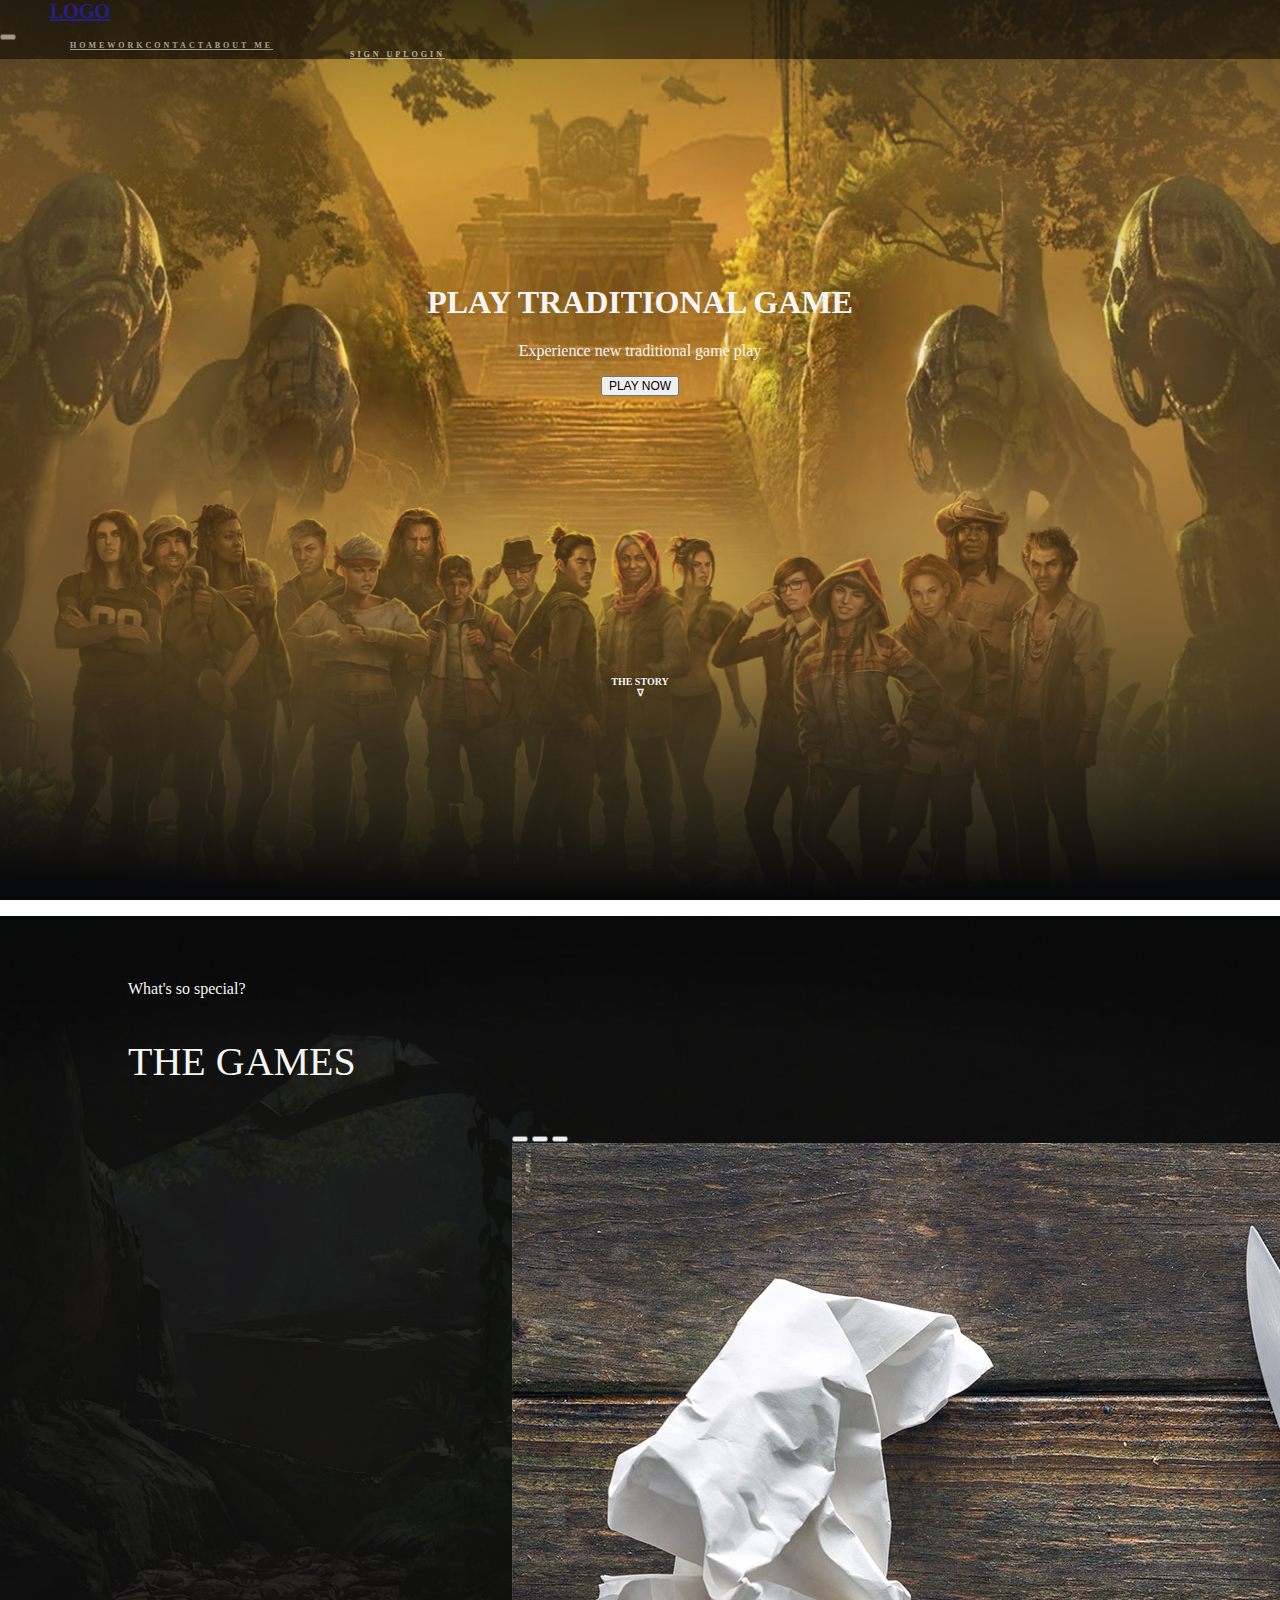
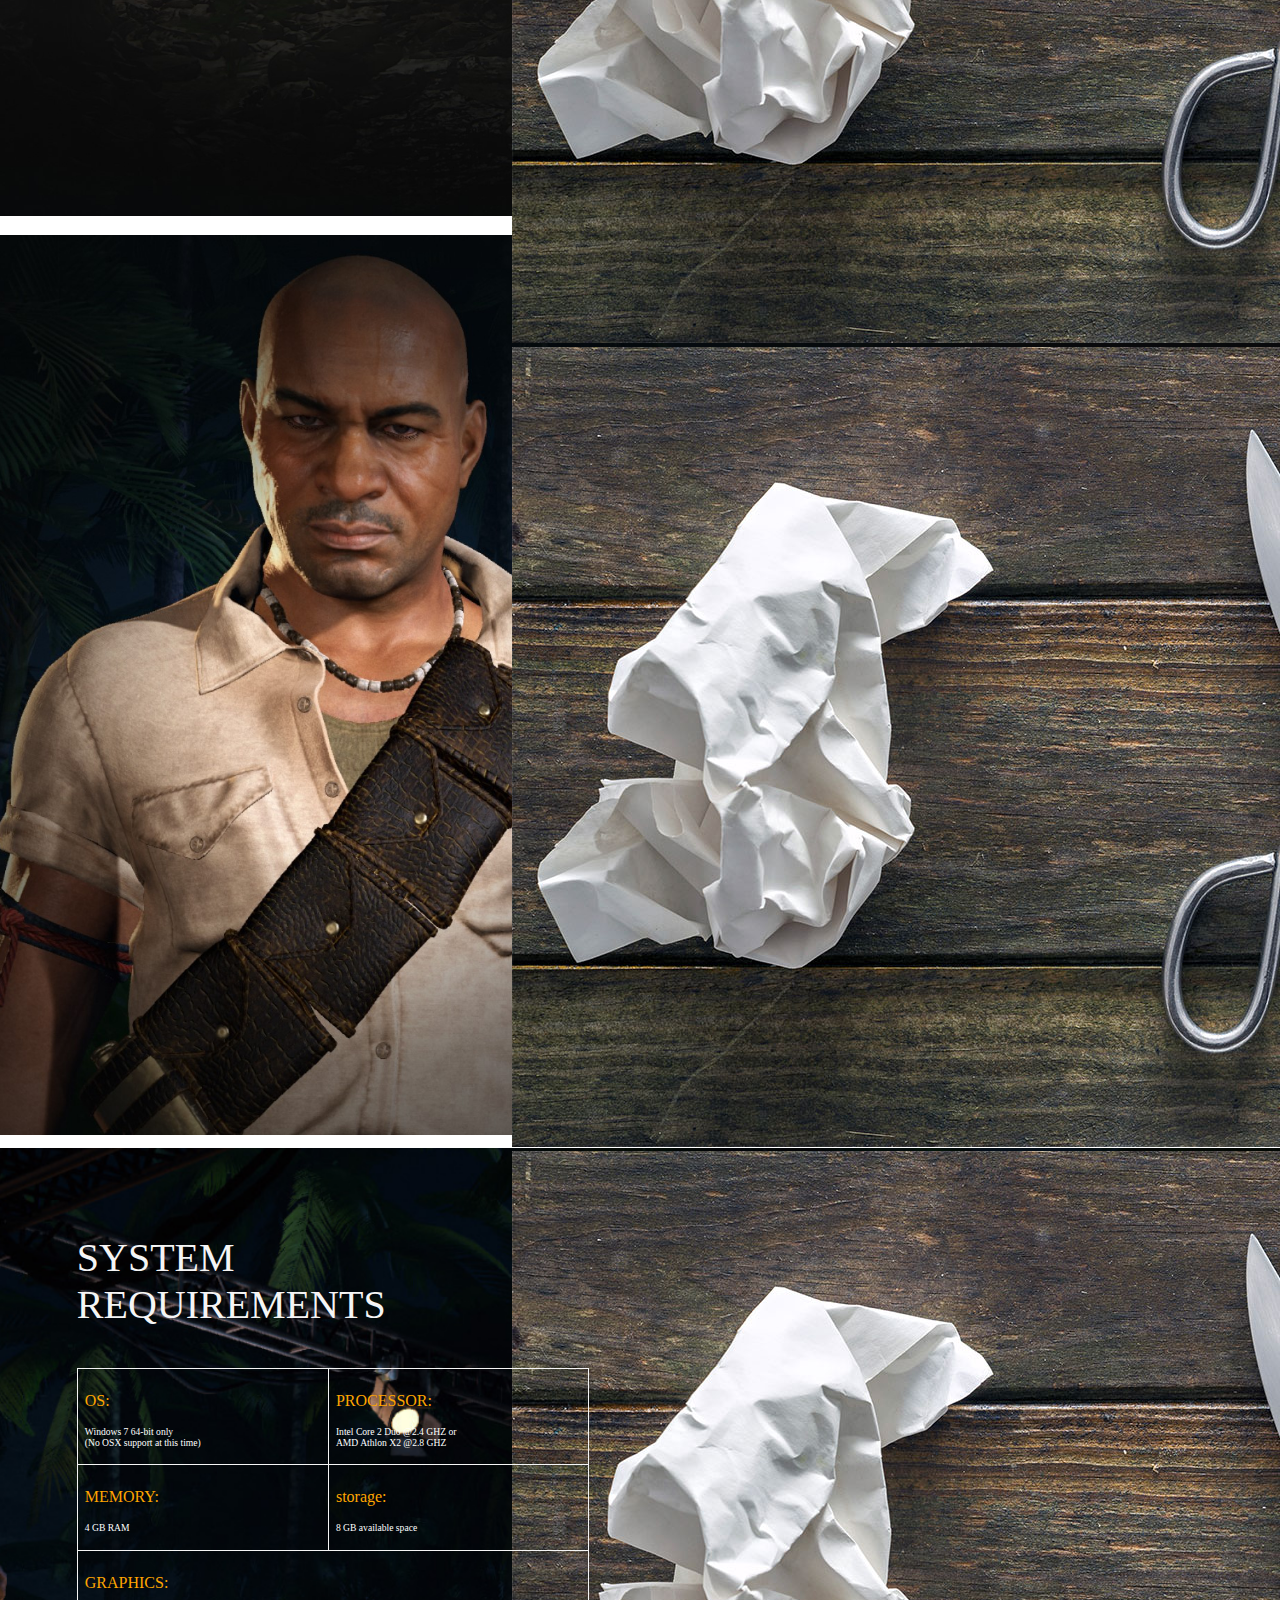
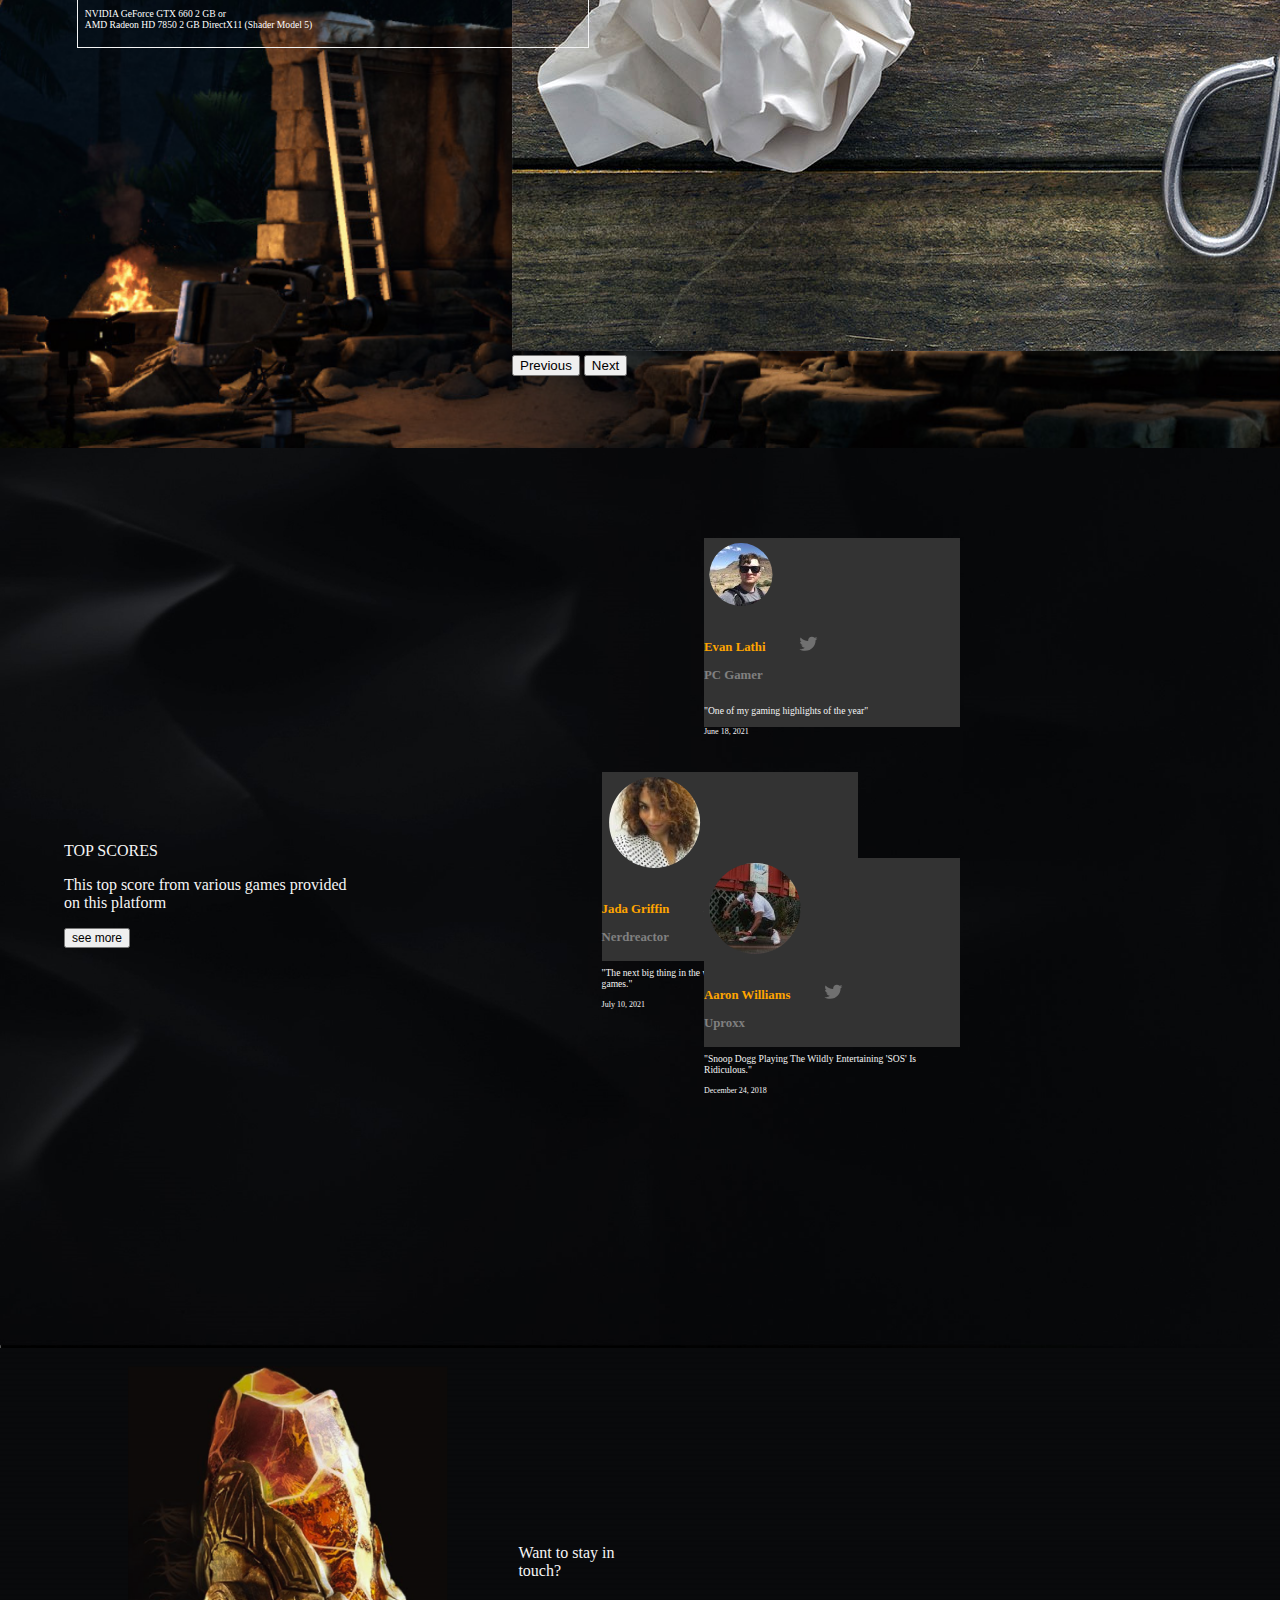
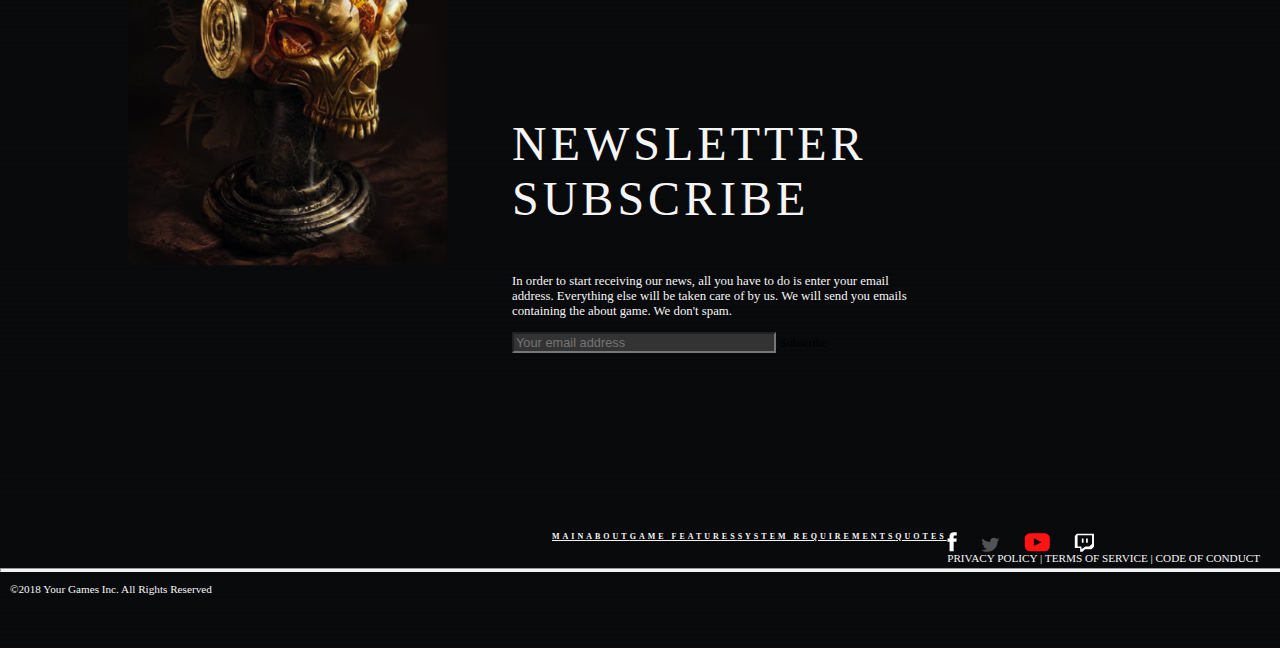
<file: index.html>
<!doctype html>
<html lang="en">
  <head>
    <!-- Required meta tags -->
    <meta charset="utf-8">
    <meta name="viewport" content="width=device-width, initial-scale=1">

    <!-- Bootstrap CSS -->
    <link href="https://cdn.jsdelivr.net/npm/bootstrap@5.0.2/dist/css/bootstrap.min.css" rel="stylesheet" integrity="sha384-EVSTQN3/azprG1Anm3QDgpJLIm9Nao0Yz1ztcQTwFspd3yD65VohhpuuCOmLASjC" crossorigin="anonymous">
    <title>INDEX</title>
    <link rel="stylesheet" href="style.css">
  </head>
  <body>

    <!-- Optional JavaScript; choose one of the two! -->

    <!-- Option 1: Bootstrap Bundle with Popper -->
    <script src="https://cdn.jsdelivr.net/npm/bootstrap@5.0.2/dist/js/bootstrap.bundle.min.js" integrity="sha384-MrcW6ZMFYlzcLA8Nl+NtUVF0sA7MsXsP1UyJoMp4YLEuNSfAP+JcXn/tWtIaxVXM" crossorigin="anonymous"></script>

    <!-- Option 2: Separate Popper and Bootstrap JS -->
    <!--
    <script src="https://cdn.jsdelivr.net/npm/@popperjs/core@2.9.2/dist/umd/popper.min.js" integrity="sha384-IQsoLXl5PILFhosVNubq5LC7Qb9DXgDA9i+tQ8Zj3iwWAwPtgFTxbJ8NT4GN1R8p" crossorigin="anonymous"></script>
    <script src="https://cdn.jsdelivr.net/npm/bootstrap@5.0.2/dist/js/bootstrap.min.js" integrity="sha384-cVKIPhGWiC2Al4u+LWgxfKTRIcfu0JTxR+EQDz/bgldoEyl4H0zUF0QKbrJ0EcQF" crossorigin="anonymous"></script>
    -->

    <!-- main page -->
    <div id="main">

        <nav class="navbar navbar-expand-lg navbar-dark bg-dark">
            <div class="container-fluid">
              <a class="navbar-brand" href="#">LOGO</a>
              <div class="nav-menu">
              <button class="navbar-toggler" type="button" data-bs-toggle="collapse" data-bs-target="#navbarNavAltMarkup" aria-controls="navbarNavAltMarkup" aria-expanded="false" aria-label="Toggle navigation">
                <span class="navbar-toggler-icon"></span>
              </button>
              <div class="collapse navbar-collapse" id="navbarNavAltMarkup">
                <div class="navbar-nav">
                  <a class="nav-link active" aria-current="page" href="#">HOME</a>
                  <a class="nav-link active" aria-current="page" href="#">WORK</a>
                  <a class="nav-link active" aria-current="page" href="#">CONTACT</a>
                  <a class="nav-link active" aria-current="page" href="#">ABOUT ME</a>
                </div>
                
                <div class="navbar-nav2">
                  <a class="nav-link active" aria-current="page" href="#">SIGN UP</a>
                  <a class="nav-link active" aria-current="page" href="#">LOGIN</a>
                </div>

                </div>
              </div>
            </div>
          </nav> 
          
          <div class="jumbotron">
            <h1 class="display-4">PLAY TRADITIONAL GAME</h1>
            <p class="lead">Experience new traditional game play</p>
            <a href="game.html"><button type="button" class="btn btn-warning">PLAY NOW</button></a>
          </div>

        <div class="thestory">
          <p>THE STORY<br>&#5121;</p>
        </div>

    </div>

    <!-- games page -->

    <div id="thegames">

        <div class="container">
            <div class="center-box">
                <p class="special">What's so special?</p>
                <p class="games">THE GAMES</p>
            </div>
        </div>
        
        <div class="col-sm-5">
            <div id="carouselExampleIndicators" class="carousel slide" data-bs-ride="carousel">
                <div class="carousel-indicators">
                  <button type="button" data-bs-target="#carouselExampleIndicators" data-bs-slide-to="0" class="active" aria-current="true" aria-label="Slide 1"></button>
                  <button type="button" data-bs-target="#carouselExampleIndicators" data-bs-slide-to="1" aria-label="Slide 2"></button>
                  <button type="button" data-bs-target="#carouselExampleIndicators" data-bs-slide-to="2" aria-label="Slide 3"></button>
                </div>
                <div class="carousel-inner">
                  <div class="carousel-item active">
                    <img src="assets/rockpaperstrategy-1600.jpg" class= "d-block w-100" alt="...">
                  </div>
                  <div class="carousel-item">
                    <img src="assets/rockpaperstrategy-1600.jpg" class="d-block w-100" alt="...">
                  </div>
                  <div class="carousel-item">
                    <img src="assets/rockpaperstrategy-1600.jpg" class="d-block w-100" alt="...">
                  </div>
                </div>
                <button class="carousel-control-prev" type="button" data-bs-target="#carouselExampleIndicators" data-bs-slide="prev">
                  <span class="carousel-control-prev-icon" aria-hidden="true"></span>
                  <span class="visually-hidden">Previous</span>
                </button>
                <button class="carousel-control-next" type="button" data-bs-target="#carouselExampleIndicators" data-bs-slide="next">
                  <span class="carousel-control-next-icon" aria-hidden="true"></span>
                  <span class="visually-hidden">Next</span>
                </button>
              </div>
        </div>

    </div>

    <!-- features page -->
     <div id="features">
        <p class="featurestitle">What's so special?</p>
        <p class="featuresitems">FEATURES</p>

        <div class="bullet"> 
            <ul>
                <li> 
                    <p class="trad">TRADITIONAL GAMES </p>
                </li>
                <p class="childhood"> if you miss you childhood, we provide </br> 
                    many traditional games here</p>
                </ul>

                <ul type="circle">
                    <li> 
                        <p class="circleitems">GAME SUIT</p> </li>
                    <li> 
                        <p class="circleitems">TBD</p> </li>
                    </ul>
        </div>
        

     </div>


     <!-- requirements page -->
     <div id="requirements">

        <p class="computers"> Can My Computers Run this game?</p>
        <p class="requirementstitle">SYSTEM </br> REQUIREMENTS</p>
        
        <table class="tabel">
            <tr>
              <td>
                  <p style="color: orange; ">OS:</p>
                  <p class="tablefont">
                      Windows 7 64-bit only </br>
                      (No OSX support at this time)
                  </p>

              </td>
              <td>
                  <p style="color: orange;">PROCESSOR:</p>
                  <p class="tablefont">
                      Intel Core 2 Duo @2.4 GHZ or </br>
                      AMD Athlon X2 @2.8 GHZ
                  </p>
              </td>
            </tr>
            <tr>
              <td>
                  <p style="color: orange;">MEMORY:</p>
                  <p class="tablefont"> 4 GB RAM</p>
              </td>
              <td>
                  <p style="color: orange;">storage:</p>
                  <p class="tablefont">8 GB available space</p>
              </td>
            </tr>
            <tr>
              <td colspan=2>
                  <p style="color: orange;">GRAPHICS:</p>
                  <p class="tablefont">NVIDIA GeForce GTX 660 2 GB or </br> 
                AMD Radeon HD 7850 2 GB DirectX11 (Shader Model 5)</p>
              </td>
            </tr>
          </table>



     </div>

     <!-- top score page -->
     <div id="topscore">

        


        <div class="card mb-3" style="max-width: 540px; margin-left: 55vw; top: 10vh;">
            <div class="row g-0">
              <div class="col-md-2">
                <img src="assets/image 8.jpg" class="img-fluid rounded-start" alt="...">
              </div>
              <div class="col-md-10">
                <div class="card-body">
                  <h5 class="card-title">Evan Lathi 
                    <img src="assets/twitter.svg" class="twitter">
                      <p class="profession">PC Gamer</p>
                  </h5>
                  <p class="card-text">"One of my gaming highlights of the year"</p>
                  <p class="card-text"><small class="text-muted">June 18, 2021</small></p>
                </div>
              </div>
            </div>
          </div>

          <div class="card mb-3" style="max-width: 540px; margin-left: 47vw; top: 15vh;">
            <div class="row g-0">
              <div class="col-md-2">
                <img src="assets/image2.jpg" class="img-fluid rounded-start" alt="...">
              </div>
              <div class="col-md-10">
                <div class="card-body">
                  <h5 class="card-title">Jada Griffin
                    <img src="assets/twitter.svg" class="twitter">
                    <p class="profession">Nerdreactor</p>
                  </h5>
                  <p class="card-text">"The next big thing in the world of streaming and survival games."</p>
                  <p class="card-text"><small class="text-muted">July 10, 2021</small></p>
                </div>
              </div>
            </div>
          </div>

          <div class="jumbotron2">
            <p class="display-5">TOP SCORES</p>
            <p class="leadd">This top score from various games provided</br>on this platform</p>
            <button type="button" class="btn btn-warning">see more</button>
          </div>

          <div class="card mb-2" style="max-width: 540px; margin-left: 55vw; bottom: 10vh;">
            <div class="row g-0">
              <div class="col-md-2">
                <img src="assets/image-1.jpg" class="img-fluid rounded-start" alt="...">
              </div>
              <div class="col-md-10">
                <div class="card-body">
                  <h5 class="card-title">Aaron Williams
                    <img src="assets/twitter.svg" class="twitter">
                    <p class="profession">Uproxx</p>
                  </h5>
                  <p class="card-text">"Snoop Dogg Playing The Wildly Entertaining 'SOS' Is Ridiculous."</p>
                  <p class="card-text"><small class="text-muted">December 24, 2018</small></p>
                </div>
              </div>
            </div>
          </div>

     </div>


     <!-- subscribe page -->
     <div id="subscribe">
         <p class="touch">Want to stay in </br>touch?</p>

       
         
          <div class="box">
              <div class="skull">
            <img src="assets/image .png" style="width: 25vw;">
            </div>
          </div>

          <div class="jumbotron3">
            <p class="display-6">NEWSLETTER</br>SUBSCRIBE </p>
            <p class="inorder">In order to start receiving our news, all you have to do is enter your email</br> 
                address. Everything else will be taken care of by us. We will send you emails</br>
                containing the about game. We don't spam. </p>

                <div class="wrapper">
                    <div class="field">
                       <input class="emailadd" type="text" placeholder="Your email address" style="width: 20vw; font-size: 0.8rem;">
                       <label for="click" class="btn btn-warning">Subscribe</label>
                    </div>
                 </div>
            </div>

            <div class="footer">
                <div class="inner-footer">
                    <div class="footeritems">
                        <ul>
                  <a class="nav-link active" aria-current="page" href="#">MAIN</a>
                  <a class="nav-link active" aria-current="page" href="#">ABOUT</a>
                  <a class="nav-link active" aria-current="page" href="#">GAME FEATURES</a>
                  <a class="nav-link active" aria-current="page" href="#">SYSTEM REQUIREMENTS</a>
                  <a class="nav-link active" aria-current="page" href="#">QUOTES</a>
                  <div class="socialmedia">
                  <img src="assets/facebook.svg">
                  <img src="assets/twitter.svg">
                  <img src="assets/Vector.svg">
                  <img src="assets/twitch.svg">

                </div>
            </ul>
            
              </div>
            </div>

            <hr style="color: whitesmoke; background-color: whitesmoke; width: 100%; height: 2px">
            <p class="copywrite">&copy;2018 Your Games Inc. All Rights Reserved</p>
            <p class="privacy">PRIVACY POLICY | TERMS OF SERVICE | CODE OF CONDUCT</p>
        </div>
          
        
     </div>

  </body>
</html>
</file>
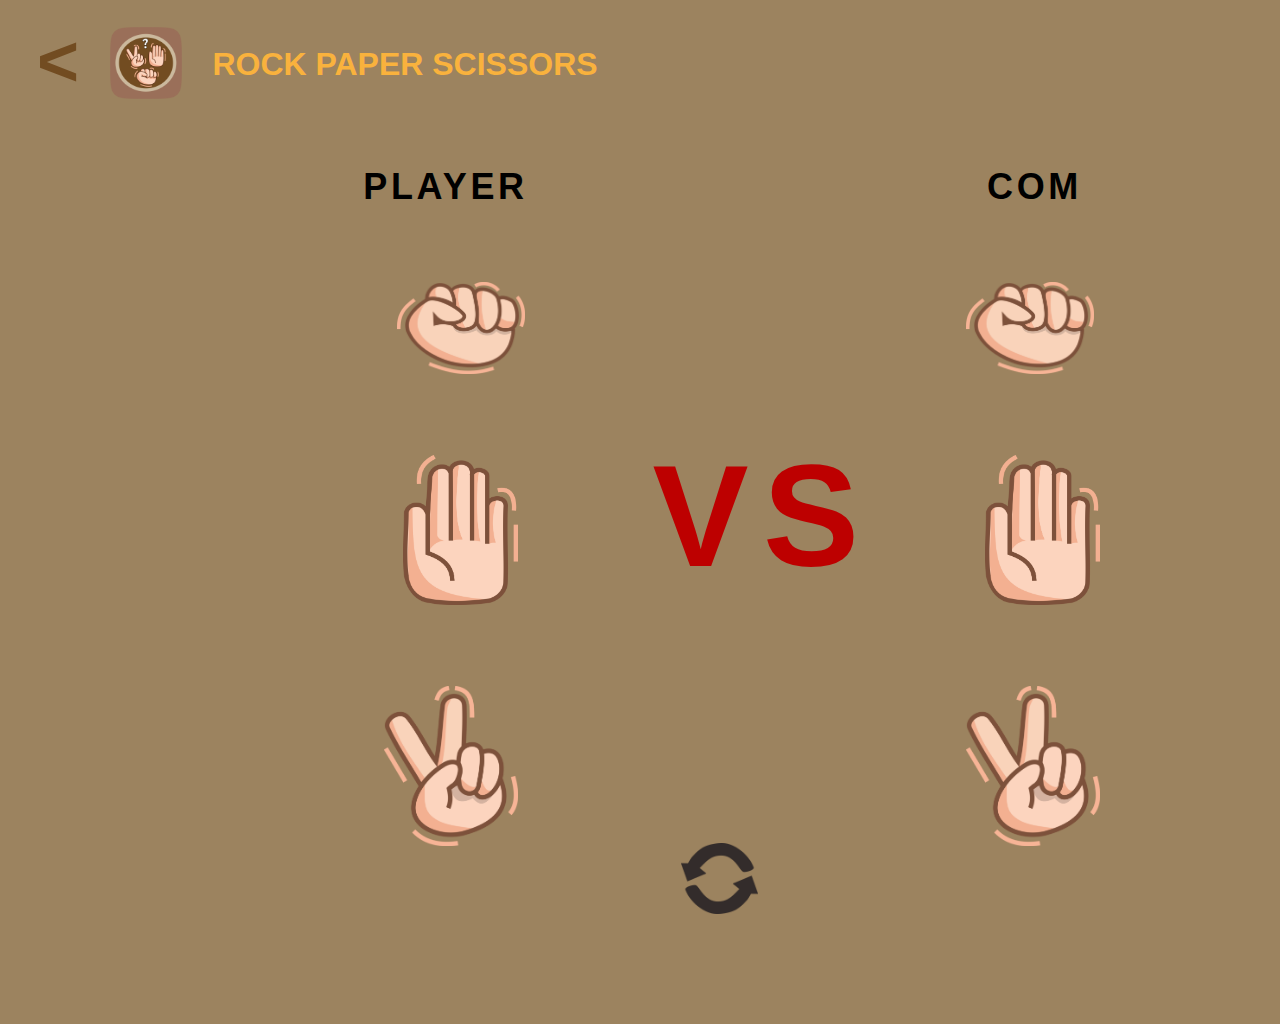
<file: game.html>
<!DOCTYPE html>
<html lang="en">
<head>
    <meta charset="UTF-8">
    <meta http-equiv="X-UA-Compatible" content="IE=edge">
    <meta name="viewport" content="width=device-width, initial-scale=1.0">
    <title>Mini Game</title>
    <link rel="stylesheet" href="game.css">
</head>
<body>
    <!-- Navigation -->
    
    <header>
        <a href="index.html"><div class="symbol">
            &lt;
        </div></a>
        <div class="logo"></div>
        <div class="heading">
            ROCK PAPER SCISSORS
        </div>
    </header>

    <!-- Game Content -->
    <div class="gameArea">

        <!-- Player -->
        <div class="playerArea">
            <h1>PLAYER</h1>
            <div class="playerWeapons">
                <img src="assets/batu.png" class="batu" onclick="clickRock()" 
                style="background-color: transparent; padding: 15px; border-radius: 30px;">
                <img src="assets/kertas.png" class="kertas" onclick="clickPaper()" 
                style="background-color: transparent; padding: 15px; border-radius: 30px;"> 
                <img src="assets/gunting.png" class="gunting" onclick="clickScissor()" 
                style="background-color: transparent; padding: 15px; border-radius: 30px;">
            </div>
        </div>

        <div class="resultArea">
            <div id="result" class="info">VS</div>
        </div>

        <!-- Refresh -->
        <div class="refresh">
            <img src="assets/refresh.png" id="refButton" onclick="refreshButton()">
        </div>

        <!-- Computer -->
        <div class="comArea">
            <h1>COM</h1>
            <div class="comWeapons">
                <img src="assets/batu.png" id="bgComRock" class="rock2" 
                style="background-color: transparent; padding: 15px; border-radius: 30px;">
                <img src="assets/kertas.png" id="bgComPaper" class="paper2" 
                style="background-color: transparent; padding: 15px; border-radius: 30px;">
                <img src="assets/gunting.png" id="bgComScissor" class="scissor2" 
                style="background-color: transparent; padding: 15px; border-radius: 30px;">
            </div>
        </div>
        
    </div>

    <!-- Script -->
    <script src="game.js"></script>
    
</body>
</html>
</file>
<file: style.css>
html, body {    
    margin: 0px;
}

#main{
    background-image: url('assets/main-bg.jpg');
    background-size: cover;
    background-position: bottom;
    height: 100vh;

}

.navbar{
    background-color: black !important; 
    opacity: 0.5;
}


.navbar-brand{
    font-size: 20px;
    font-weight: bold;
    margin-left: 50px;
}


.navbar-nav{
    display: flex;
    padding-left: 70px;
}

.navbar-nav2{
    display: flex;
    padding-left: 350px;
} 



.nav-link{
    font-size: 8px;
    color: whitesmoke !important;
    font-weight: bold;
    letter-spacing: 1px;
    justify-content: space-between;
    letter-spacing: 3px;
}

.jumbotron {
    margin-top: 25vh;
    text-align: center;
}

.display-4{
    font-weight: 600;
    color: whitesmoke;
}

.lead{
    font-weight: 200;
    color: whitesmoke;
}

.btn-warning{
    font-size: 12px;
}

.thestory{
    font-size: 10px;
    font-weight: bold;
    color: whitesmoke;
    text-align: center;
    padding-top: 30vh;
    position:relative;
    
}


#thegames{
    background-image: url('assets/the-games-bg.jpg');
    background-size: cover;
    height: 100vh;
}


.special{
    font-size: 1rem;
    color: whitesmoke;
    padding-top: 5vw;
    padding-left: 10vw;

}

.games{
    font-size: 2.5rem;
    color: whitesmoke;
    padding-left: 10vw;
}

#carouselExampleIndicators{
    margin-left: 40vw;
    margin-right: 10vw;
    position: absolute;

}




#features{
    background-image: url('assets/Group.jpg');
    background-size: cover;
    background-position: top;
    height: 100vh;
}

.featurestitle{
    font-size: 1.2rem;
    color: whitesmoke;
    padding-left: 50vw;
    padding-top: 12vh;
}


.featuresitems{
    font-size: 2.8rem;
    color: whitesmoke;
    padding-left: 50vw;
    letter-spacing: 0.2rem;
}

.bullet{
    color: whitesmoke;
    padding-left: 50vw;
    padding-top: 2vh;
}

.trad{
    color: orange;
}

.childhood{
    color: whitesmoke;
    font-size: 1vw;
}

.circle{
    color: whitesmoke;
}

.circleitems{
    color: orange;
}

#requirements{
    background-image: url('assets/requirements.png');
    background-size: cover;
    height: 100vh;
}

.computers{
    color: whitesmoke;
    text-align: center;
    font-size: 0.8rem;
    padding-top: 2vh;
}

.requirementstitle{
    font-size: 2.5rem;
    color: whitesmoke;
    padding-left: 6vw;
    padding-top: 1vw;

}

.tabel{
    width: 40vw;
}

table, th, td {
    border: 1px solid black;
    border-collapse: collapse;
    border-color: whitesmoke;
    margin-left: 6vw;
    position: relative;
  }

th, td {
    padding: 7px;
    color: white;
  }

.tablefont{
    font-size: 0.6rem;
}


#topscore{
    background-image: url('assets/bg\ image\ 3.jpg');
    background-size: cover;
    height: 100vh;
}

.jumbotron2 {
    padding-left: 5vw;
}

.card{
    background-color: #333333;
    width: 20vw; 
    height: 21vh;
    position: relative;
}

.card-title{
    font-size: 0.8rem;
    color: orange;
    position: relative;
}

.profession{
    font-size: 0.8rem;
    color: gray;
}

.img-fluid{
    clip-path: circle();
    margin: 5px;
}


.card-text{
    font-size: 0.6rem;
    text-align: left;
    color: whitesmoke;
}

.twitter{
    padding-left: 30px;
}

.display-5{
    font-weight: 300;
    color: whitesmoke;
}

.leadd{
    font-weight: 100;
    color: whitesmoke;
}

#subscribe{
    background-image: url('assets/bg\ image\ 3.1.jpg');
    background-size: cover;
    height: 100vh;
    display: grid;
}



.box{
    position: absolute;
    display: flex;
}

.skull{
    margin-left: 10vw; 
    padding-top: 2vh;
}

.jumbotron3 {
    padding-left: 40vw;
    padding-bottom: 10vh;
}

.touch{
    color: whitesmoke;
    padding-left: 40.5vw;
    padding-top: 20vh;
}

.display-6{
    color: whitesmoke;
    font-size: 3rem;
    letter-spacing: 4px;
    font-weight: solid;
}

.inorder{
    color: whitesmoke;
    font-size: 0.8rem;
}

.emailadd{
    background-color: #333333;
}

.footeritems{
    display: flex;
}

.footeritems ul{
    display: flex;
    margin-left: 40vw;
    margin-bottom: 0.5vh;
}

.socialmedia{
    letter-spacing: 20px;
}

.line{
    color: whitesmoke;
}

.copywrite{
    display: grid;
    font-size: 0.7rem;
    color: whitesmoke;
    margin-left: 10px;
}

.privacy{
    margin-left: 74vw;
    margin-top: -6vh;
    color: whitesmoke;
    font-size: 0.7rem;
}

@media (max-width: 576px){

    

    .featurestitle{
        font-size: 1.2rem;
        color: whitesmoke;
        padding-left: 45vw;
        padding-top: 12vh;
    }

    .featuresitems{
        font-size: 2.8rem;
        color: whitesmoke;
        padding-left: 45vw;
        letter-spacing: 0.2rem;
    }

    .card{
        background-color: #333333;
        width: 35vh; 
        height: 20vw;
        position: relative;
        top: -3vh;
    }

    .card-title{
        font-size: 0.4rem;
        color: orange;
        position: relative;
    }
    
    .profession{
        font-size: 0.4rem;
        color: gray;
    }

    .img-fluid{
        clip-path: circle();
        margin: 2px;
        width: 50px;
    }

    .card-text{
        font-size: 0.3rem;
        text-align: left;
        color: whitesmoke;

    }

    .card-body{
        margin-left: 10vw;
        margin-top: -9vh;
    }

    .twitter{
        padding-left: 70px;
    }

    .display-5{
        font-weight: 300;
        color: whitesmoke;
        font-size: 1.8rem;
    }

    .leadd{
        font-weight: 100;
        color: whitesmoke;
        font-size: 0.55rem;
    }

    .jumbotron3 {
        padding-left: 40vw;
        padding-bottom: 45vh;
        font-size: 1rem;
    }
    
    .touch{
        color: whitesmoke;
        padding-left: 40.5vw;
        padding-top: 5vh;
        font-size: 0.8rem;
    }

    .display-6{
        color: whitesmoke;
        font-size: 1.5rem;
        letter-spacing: 4px;
        font-weight: solid;
    }
    
    .inorder{
        color: whitesmoke;
        font-size: 0.42rem;
    }

    .btn-warning{
        font-size: 8px;
        width: 18vw;

    }

    .footeritems{
        display: flex;
    }
    
    .footeritems ul{
        display: grid;
        margin-left: 1vw;
        margin-top: -40vh;
        
    }

    .nav-link{
        font-size: 0.5rem;
    }

    .socialmedia{
        letter-spacing: 5px;
    }
    
    .line{
        color: whitesmoke;
    }
    
    .copywrite{
        display: grid;
        font-size: 0.4rem;
        color: whitesmoke;
        margin-left: 3vw;
        margin-bottom: 5.5vh;
    }
    
    .privacy{
        margin-left: 75vh;
        margin-top: -7vh;
        color: whitesmoke;
        font-size: 0.4rem;
    }

}
</file>
<file: game.css>
*{
    padding: 0;
    margin: 0;
}

body{
    font-family: 'Poppins', sans-serif;
    position: absolute;
    width: 1440px;
    height: 1024px;
    left: 0px;
    top: 0px;

    background: #9C835F;
}

.symbol{
    position: absolute;
    width: 55px;
    height: 87px;
    left: 37px;
    top: 12px;

    font-style: normal;
    font-weight: bold;
    font-size: 72px;
    line-height: 98px;
    letter-spacing: 0.1em;
    text-transform: uppercase;

    color: #724C21;
}

.logo {
    position: absolute;
    width: 72px;
    height: 72px;
    left: 110px;
    top: 27px;

    background: url(assets/logo\ 1.svg);
}

.heading{
    position: absolute;
    width: 410px;
    height: 62px;
    left: 200px;
    top: 40px;

    font-style: normal;
    font-weight: bold;
    font-size: 32px;
    line-height: 49px;
    text-align: center;

    color: #F9B23D;
}

.playerArea h1{
    position: absolute;
    width: 299px;
    height: 94px;
    left: 296px;
    top: 162px;

    font-style: normal;
    font-weight: bold;
    font-size: 36px;
    line-height: 49px;
    text-align: center;
    letter-spacing: 0.1em;
    text-transform: uppercase;

    color: #000000;
}

.batu{
    position: absolute;
    width: 128px;
    height: 92px;
    left: 382px;
    top: 267px;
    cursor: pointer;
}

.batu:hover{
    transform: translateY(-10px);
}

.kertas{
    position: absolute;
    width: 115px;
    height: 150px;
    left: 388px;
    top: 440px;
    cursor: pointer;
}

.kertas:hover{
    transform: translateY(-10px);
}

.gunting{
    position: absolute;
    width: 134px;
    height: 160px;
    left: 369px;
    top: 671px;
    cursor: pointer;
}

.gunting:hover{
    transform: translateY(-10px);
}

.info{
    position: absolute;
    width: 296px;
    height: 186px;
    left: 615px;
    top: 419px;

    font-style: normal;
    font-weight: bold;
    font-size: 144px;
    line-height: 196px;
    text-align: center;
    letter-spacing: 0.1em;
    text-transform: uppercase;

    color: #BD0000;
}


#refButton{
    position: absolute;
    width: 77px;
    height: 71px;
    left: 681px;
    top: 843px;
}

#refButton:hover{
    transform: rotate(-30deg);
}

.comArea h1{
    position: absolute;
    width: 299px;
    height: 94px;
    left: 885px;
    top: 162px;

    font-style: normal;
    font-weight: bold;
    font-size: 36px;
    line-height: 49px;
    text-align: center;
    letter-spacing: 0.1em;
    text-transform: uppercase;

    color: #000000;
}

.rock2{
    position: absolute;
    width: 128px;
    height: 92px;
    left: 951px;
    top: 267px;
}

.paper2{
    position: absolute;
    width: 115px;
    height: 150px;
    left: 970px;
    top: 440px;
}

.scissor2{
    position: absolute;
    width: 134px;
    height: 160px;
    left: 951px;
    top: 671px;
}
</file>
